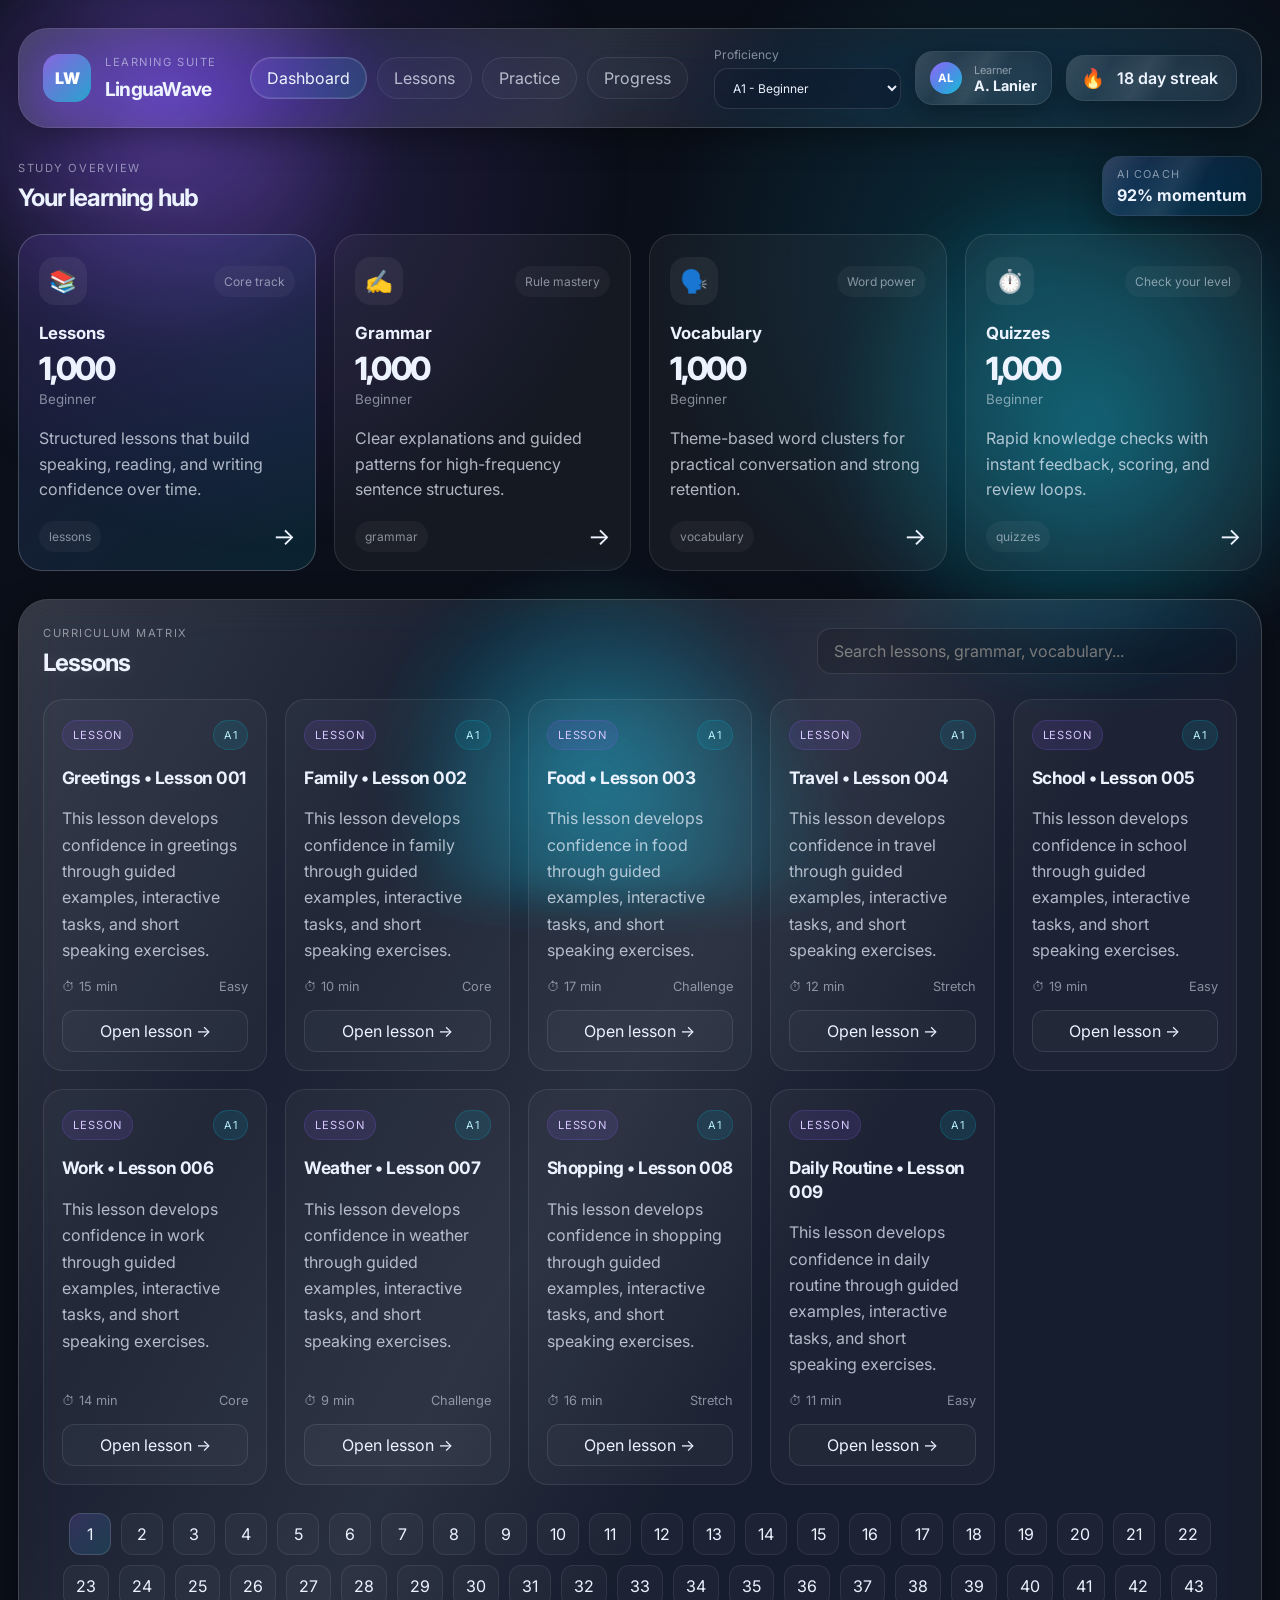
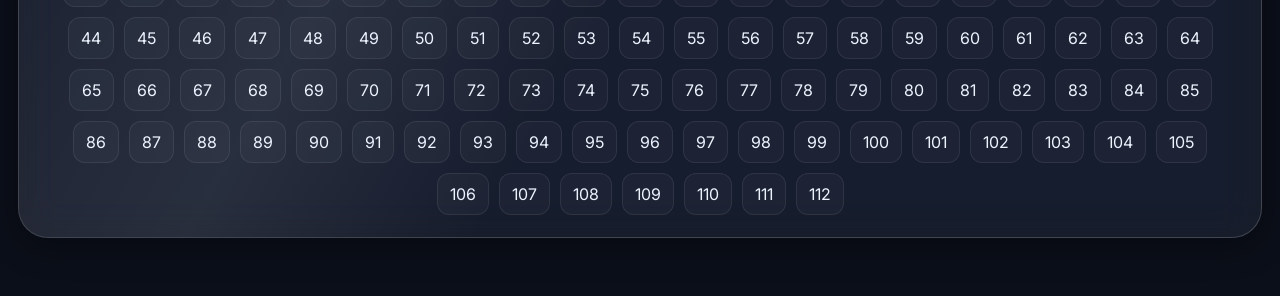
<file: index.html>
<!DOCTYPE html>
<html lang="en">
  <head>
    <meta charset="UTF-8" />
    <meta name="viewport" content="width=device-width, initial-scale=1.0" />
    <title>LinguaWave | English Learning Academy</title>
    <meta
      name="description"
      content="Advanced English learning platform with A1-C2 curriculum, dynamic lesson generation, grammar, vocabulary, and quizzes."
    />
    <link rel="preconnect" href="https://fonts.googleapis.com" />
    <link rel="preconnect" href="https://fonts.gstatic.com" crossorigin />
    <link
      href="https://fonts.googleapis.com/css2?family=Inter:wght@400;500;600;700;800;900&display=swap"
      rel="stylesheet"
    />
    <link rel="stylesheet" href="assets/css/style.css" />
  </head>
  <body>
    <div class="background-glow">
      <div class="blob blob-purple"></div>
      <div class="blob blob-teal"></div>
      <div class="blob blob-cyan"></div>
    </div>

    <div class="app-shell">
      <header class="topbar glass-panel">
        <div class="brand-wrap">
          <div class="brand-mark">LW</div>
          <div class="brand-copy">
            <p class="eyebrow">Learning Suite</p>
            <h1>LinguaWave</h1>
          </div>
        </div>

        <nav class="main-nav" aria-label="Global navigation">
          <button class="nav-button active" type="button">Dashboard</button>
          <button class="nav-button" type="button">Lessons</button>
          <button class="nav-button" type="button">Practice</button>
          <button class="nav-button" type="button">Progress</button>
        </nav>

        <div class="topbar-controls">
          <label class="level-select-wrap">
            <span>Proficiency</span>
            <select id="level-select" aria-label="Select proficiency level">
              <option value="A1">A1 - Beginner</option>
              <option value="A2">A2 - Elementary</option>
              <option value="B1">B1 - Intermediate</option>
              <option value="B2">B2 - Upper Intermediate</option>
              <option value="C1">C1 - Advanced</option>
              <option value="C2">C2 - Proficiency</option>
            </select>
          </label>

          <div class="profile-chip glass-panel">
            <div class="avatar">AL</div>
            <div>
              <p class="muted">Learner</p>
              <strong>A. Lanier</strong>
            </div>
          </div>

          <div class="streak-pill glass-panel">
            <span class="flame">🔥</span>
            <span>18 day streak</span>
          </div>
        </div>
      </header>

      <main class="page-shell">
        <section class="dashboard-overview" aria-labelledby="dashboard-heading">
          <div class="section-heading">
            <div>
              <p class="eyebrow">Study overview</p>
              <h2 id="dashboard-heading">Your learning hub</h2>
            </div>
            <div class="score-badge glass-panel">
              <span>AI Coach</span>
              <strong>92% momentum</strong>
            </div>
          </div>

          <div id="track-grid" class="track-grid" aria-live="polite"></div>
        </section>

        <section class="content-panel glass-panel" aria-labelledby="panel-title">
          <div class="panel-header">
            <div>
              <p class="eyebrow">Curriculum matrix</p>
              <h2 id="panel-title">Lessons</h2>
            </div>

            <div class="panel-tools">
              <label class="search-shell">
                <span class="sr-only">Search content</span>
                <input
                  id="search-input"
                  type="search"
                  placeholder="Search lessons, grammar, vocabulary..."
                  aria-label="Search curriculum content"
                />
              </label>
            </div>
          </div>

          <div id="content-area" class="content-area" aria-live="polite"></div>
        </section>
      </main>
    </div>

    <div id="quiz-modal" class="modal hidden" aria-hidden="true">
      <div class="modal-backdrop" data-close-modal="true"></div>
      <div class="modal-card glass-panel" role="dialog" aria-modal="true" aria-labelledby="quiz-title">
        <button class="modal-close" id="close-quiz-modal" type="button" aria-label="Close quiz modal">
          ×
        </button>

        <div class="modal-header">
          <p class="eyebrow">Quiz portal</p>
          <h3 id="quiz-title">Check your understanding</h3>
        </div>

        <div id="quiz-content" class="quiz-content"></div>
      </div>
    </div>

    <script src="assets/js/data.js"></script>
    <script src="assets/js/quiz-engine.js"></script>
    <script src="assets/js/app.js"></script>
  </body>
</html>
</file>
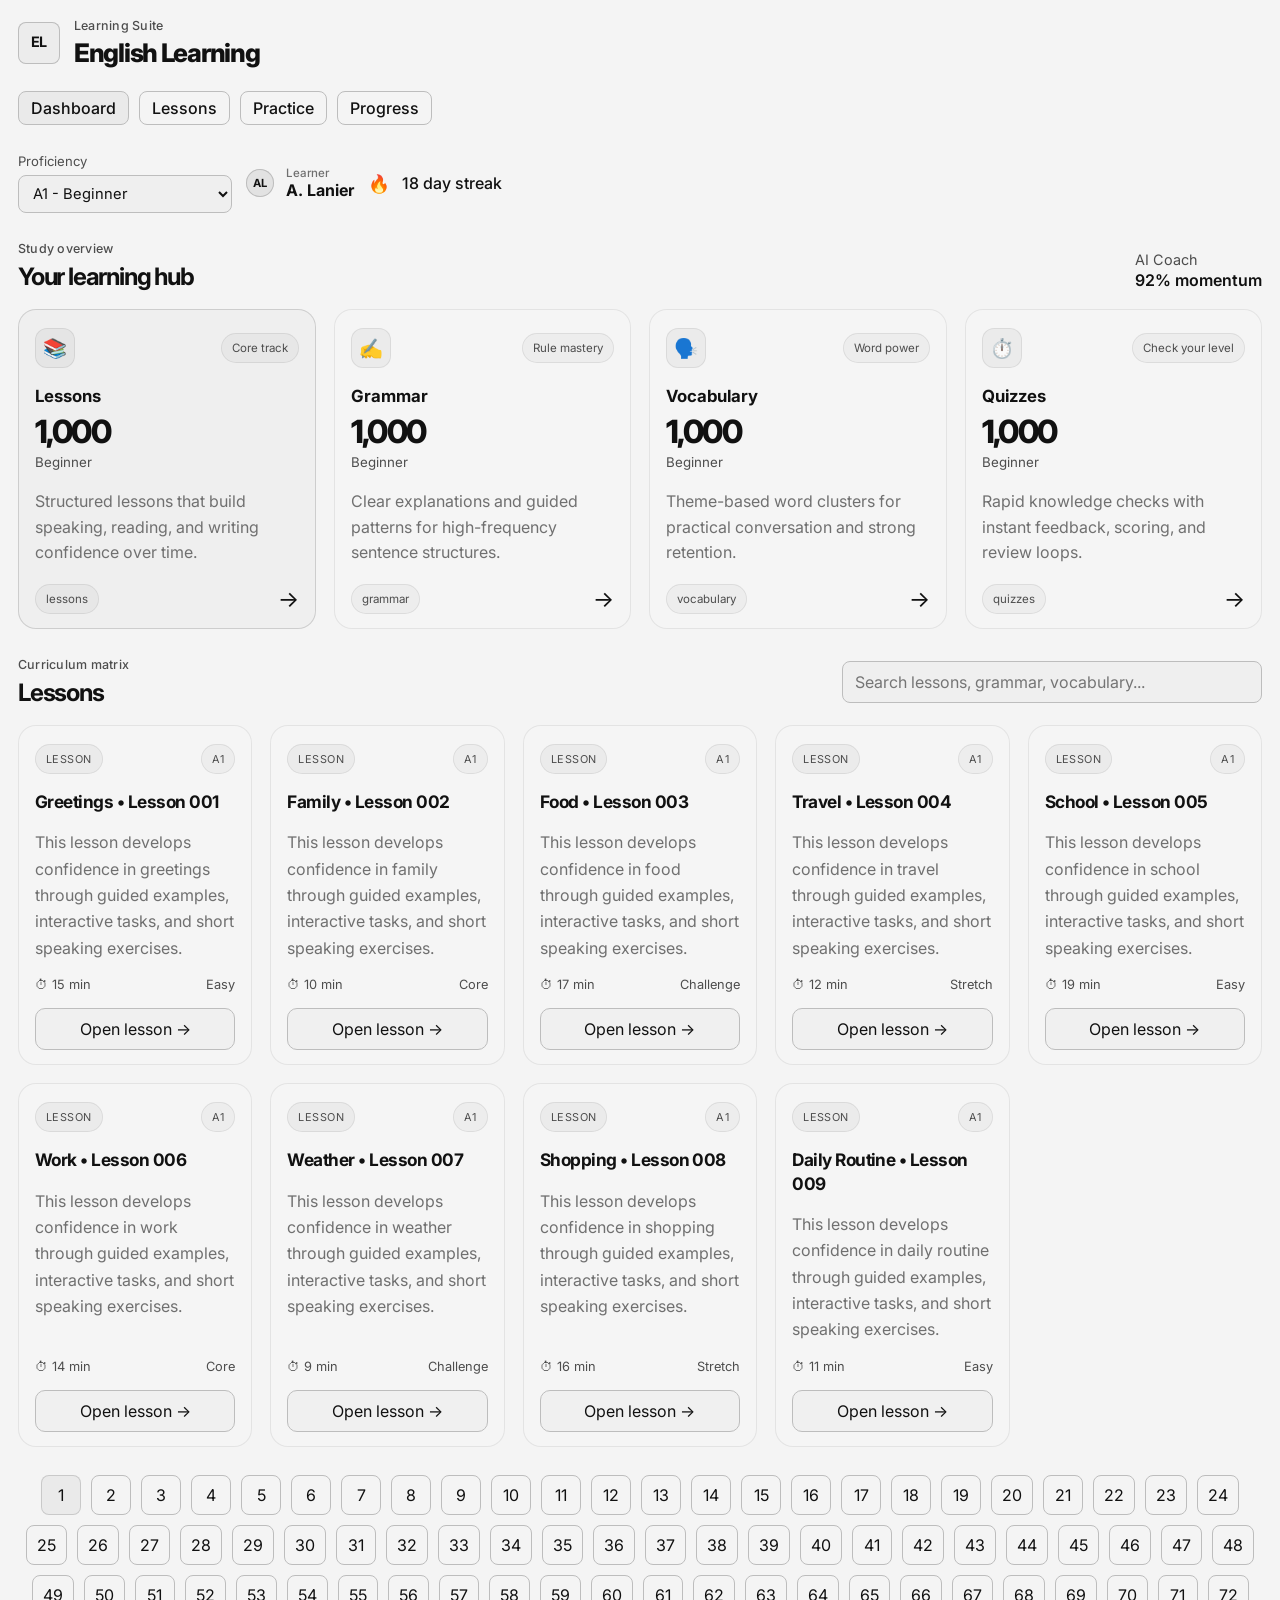
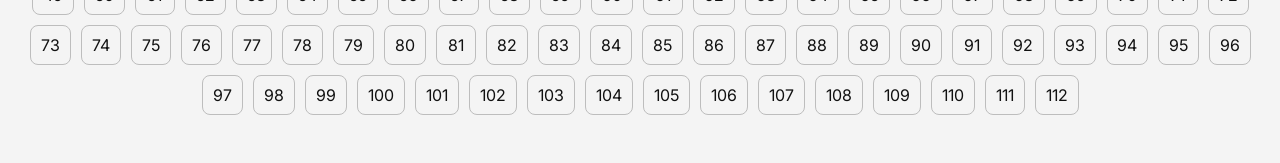
<file: englishlearning.html>
<!DOCTYPE html>
<html lang="en">
  <head>
    <meta charset="UTF-8" />
    <meta name="viewport" content="width=device-width, initial-scale=1.0" />
    <title>English Learning | English Learning Academy</title>
    <meta
      name="description"
      content="Advanced English learning platform with A1-C2 curriculum, dynamic lesson generation, grammar, vocabulary, and quizzes."
    />
    <link rel="preconnect" href="https://fonts.googleapis.com" />
    <link rel="preconnect" href="https://fonts.gstatic.com" crossorigin />
    <link
      href="https://fonts.googleapis.com/css2?family=Inter:wght@400;500;600;700;800;900&display=swap"
      rel="stylesheet"
    />
    <link rel="stylesheet" href="assets/css/englishlearning.css" />
  </head>
  <body>
    <div class="background-glow">
      <div class="blob blob-purple"></div>
      <div class="blob blob-teal"></div>
      <div class="blob blob-cyan"></div>
    </div>

    <div class="app-shell">
      <header class="topbar glass-panel">
        <div class="brand-wrap">
          <div class="brand-mark">EL</div>
          <div class="brand-copy">
            <p class="eyebrow">Learning Suite</p>
            <h1>English Learning</h1>
          </div>
        </div>

        <nav class="main-nav" aria-label="Global navigation">
          <button class="nav-button active" type="button">Dashboard</button>
          <button class="nav-button" type="button">Lessons</button>
          <button class="nav-button" type="button">Practice</button>
          <button class="nav-button" type="button">Progress</button>
        </nav>

        <div class="topbar-controls">
          <label class="level-select-wrap">
            <span>Proficiency</span>
            <select id="level-select" aria-label="Select proficiency level">
              <option value="A1">A1 - Beginner</option>
              <option value="A2">A2 - Elementary</option>
              <option value="B1">B1 - Intermediate</option>
              <option value="B2">B2 - Upper Intermediate</option>
              <option value="C1">C1 - Advanced</option>
              <option value="C2">C2 - Proficiency</option>
            </select>
          </label>

          <div class="profile-chip glass-panel">
            <div class="avatar">AL</div>
            <div>
              <p class="muted">Learner</p>
              <strong>A. Lanier</strong>
            </div>
          </div>

          <div class="streak-pill glass-panel">
            <span class="flame">🔥</span>
            <span>18 day streak</span>
          </div>
        </div>
      </header>

      <main class="page-shell">
        <section class="dashboard-overview" aria-labelledby="dashboard-heading">
          <div class="section-heading">
            <div>
              <p class="eyebrow">Study overview</p>
              <h2 id="dashboard-heading">Your learning hub</h2>
            </div>
            <div class="score-badge glass-panel">
              <span>AI Coach</span>
              <strong>92% momentum</strong>
            </div>
          </div>

          <div id="track-grid" class="track-grid" aria-live="polite"></div>
        </section>

        <section class="content-panel glass-panel" aria-labelledby="panel-title">
          <div class="panel-header">
            <div>
              <p class="eyebrow">Curriculum matrix</p>
              <h2 id="panel-title">Lessons</h2>
            </div>

            <div class="panel-tools">
              <label class="search-shell">
                <span class="sr-only">Search content</span>
                <input
                  id="search-input"
                  type="search"
                  placeholder="Search lessons, grammar, vocabulary..."
                  aria-label="Search curriculum content"
                />
              </label>
            </div>
          </div>

          <div id="content-area" class="content-area" aria-live="polite"></div>
        </section>
      </main>
    </div>

    <div id="quiz-modal" class="modal hidden" aria-hidden="true">
      <div class="modal-backdrop" data-close-modal="true"></div>
      <div class="modal-card glass-panel" role="dialog" aria-modal="true" aria-labelledby="quiz-title">
        <button class="modal-close" id="close-quiz-modal" type="button" aria-label="Close quiz modal">
          ×
        </button>

        <div class="modal-header">
          <p class="eyebrow">Quiz portal</p>
          <h3 id="quiz-title">Check your understanding</h3>
        </div>

        <div id="quiz-content" class="quiz-content"></div>
      </div>
    </div>

    <script src="assets/js/englishlearning-data.js"></script>
    <script src="assets/js/englishlearning-quiz.js"></script>
    <script src="assets/js/englishlearning-app.js"></script>
  </body>
</html>
</file>
<file: assets/css/style.css>
:root {
  --bg-obsidian: #0b0f19;
  --bg-obsidian-alt: #111827;
  --bg-panel: rgba(255, 255, 255, 0.06);
  --bg-panel-strong: rgba(255, 255, 255, 0.12);
  --border-soft: rgba(255, 255, 255, 0.18);
  --border-strong: rgba(255, 255, 255, 0.28);
  --text-primary: #ecf3ff;
  --text-muted: rgba(236, 243, 255, 0.72);
  --text-soft: rgba(236, 243, 255, 0.52);
  --purple: #8b5cf6;
  --teal: #06b6d4;
  --cyan: #22d3ee;
  --green: #34d399;
  --amber: #fbbf24;
  --rose: #fb7185;
  --shadow: 0 8px 32px rgba(0, 0, 0, 0.37);
  --radius-xl: 30px;
  --radius-lg: 22px;
  --radius-md: 16px;
  --radius-sm: 12px;
  --transition: 0.25s ease;
  --glass-blur: blur(20px) saturate(180%);
  --container-width: 1280px;
}

* {
  box-sizing: border-box;
}

html {
  scroll-behavior: smooth;
}

body {
  margin: 0;
  min-height: 100vh;
  font-family: "Inter", sans-serif;
  background: var(--bg-obsidian);
  color: var(--text-primary);
  overflow-x: hidden;
}

button,
input,
select {
  font: inherit;
}

button {
  cursor: pointer;
}

a {
  color: inherit;
  text-decoration: none;
}

img {
  max-width: 100%;
}

.background-glow {
  position: fixed;
  inset: 0;
  overflow: hidden;
  pointer-events: none;
  z-index: 0;
  background:
    radial-gradient(circle at 20% 20%, rgba(139, 92, 246, 0.2), transparent 30%),
    radial-gradient(circle at 80% 30%, rgba(6, 182, 212, 0.18), transparent 32%),
    radial-gradient(circle at 50% 100%, rgba(34, 211, 238, 0.14), transparent 22%);
}

.blob {
  position: absolute;
  border-radius: 50%;
  filter: blur(20px);
  opacity: 0.72;
  animation: floatBlob 24s ease-in-out infinite alternate;
}

.blob-purple {
  width: 480px;
  height: 480px;
  background: radial-gradient(circle, rgba(139, 92, 246, 0.6), rgba(139, 92, 246, 0.08) 60%, transparent 70%);
  top: -120px;
  left: -80px;
}

.blob-teal {
  width: 540px;
  height: 540px;
  background: radial-gradient(circle, rgba(6, 182, 212, 0.58), rgba(6, 182, 212, 0.08) 60%, transparent 70%);
  right: -80px;
  top: 18vh;
  animation-delay: 1.2s;
}

.blob-cyan {
  width: 420px;
  height: 420px;
  background: radial-gradient(circle, rgba(34, 211, 238, 0.48), rgba(34, 211, 238, 0.08) 60%, transparent 70%);
  bottom: -80px;
  left: 30%;
  animation-delay: 2.4s;
}

@keyframes floatBlob {
  0% {
    transform: translate3d(0, 0, 0) scale(1);
  }
  50% {
    transform: translate3d(20px, -35px, 0) scale(1.08);
  }
  100% {
    transform: translate3d(-18px, 28px, 0) scale(0.96);
  }
}

.app-shell {
  position: relative;
  z-index: 1;
  max-width: var(--container-width);
  margin: 0 auto;
  padding: 28px 18px 58px;
}

.glass-panel {
  background: rgba(255, 255, 255, 0.06);
  border: 1px solid rgba(255, 255, 255, 0.18);
  backdrop-filter: var(--glass-blur);
  -webkit-backdrop-filter: var(--glass-blur);
  box-shadow: var(--shadow);
  border-radius: var(--radius-xl);
  position: relative;
  overflow: hidden;
}

.glass-panel::before {
  content: "";
  position: absolute;
  inset: 0;
  background: linear-gradient(
    120deg,
    rgba(255, 255, 255, 0.12),
    rgba(255, 255, 255, 0.02) 25%,
    rgba(255, 255, 255, 0.08) 45%,
    transparent 60%
  );
  pointer-events: none;
}

.topbar {
  display: flex;
  align-items: center;
  justify-content: space-between;
  gap: 18px;
  padding: 18px 24px;
  margin-bottom: 28px;
}

.brand-wrap {
  display: flex;
  align-items: center;
  gap: 14px;
  min-width: 180px;
}

.brand-mark {
  display: grid;
  place-items: center;
  width: 48px;
  height: 48px;
  border-radius: 16px;
  background: linear-gradient(135deg, rgba(139, 92, 246, 0.8), rgba(6, 182, 212, 0.8));
  color: #fff;
  font-weight: 900;
  box-shadow: 0 12px 30px rgba(94, 53, 177, 0.45);
}

.brand-copy h1,
.section-heading h2,
.panel-header h2,
.modal-header h3 {
  margin: 0;
  letter-spacing: -0.04em;
  text-shadow: 0 2px 18px rgba(255, 255, 255, 0.12);
}

.brand-copy h1 {
  font-size: clamp(1.1rem, 1.5vw, 1.5rem);
}

.eyebrow {
  margin: 0 0 8px;
  font-size: 0.7rem;
  letter-spacing: 0.14em;
  text-transform: uppercase;
  color: var(--text-soft);
}

.main-nav {
  display: flex;
  align-items: center;
  gap: 10px;
  flex-wrap: wrap;
  justify-content: center;
}

.nav-button {
  border: 1px solid rgba(255, 255, 255, 0.08);
  background: rgba(255, 255, 255, 0.025);
  color: var(--text-muted);
  border-radius: 999px;
  padding: 10px 16px;
  transition: var(--transition);
}

.nav-button.active {
  background: linear-gradient(135deg, rgba(139, 92, 246, 0.22), rgba(6, 182, 212, 0.18));
  color: var(--text-primary);
  border-color: rgba(255, 255, 255, 0.18);
  box-shadow: inset 0 0 0 1px rgba(255, 255, 255, 0.08);
}

.nav-button:hover {
  transform: translateY(-1px);
  border-color: rgba(255, 255, 255, 0.15);
}

.topbar-controls {
  display: flex;
  align-items: center;
  gap: 14px;
  flex-wrap: wrap;
  justify-content: flex-end;
}

.level-select-wrap {
  display: flex;
  flex-direction: column;
  gap: 6px;
  color: var(--text-soft);
  font-size: 0.75rem;
}

.level-select-wrap select {
  min-width: 180px;
  background: rgba(15, 23, 42, 0.45);
  border: 1px solid rgba(255, 255, 255, 0.12);
  border-radius: 14px;
  color: var(--text-primary);
  padding: 11px 14px;
  outline: none;
}

.profile-chip,
.streak-pill,
.score-badge {
  display: flex;
  align-items: center;
  gap: 12px;
  padding: 10px 14px;
  border-radius: 18px;
  background: rgba(255, 255, 255, 0.04);
  border: 1px solid rgba(255, 255, 255, 0.1);
}

.avatar {
  display: grid;
  place-items: center;
  width: 32px;
  height: 32px;
  border-radius: 50%;
  background: linear-gradient(135deg, var(--purple), var(--teal));
  font-weight: 700;
  color: white;
  font-size: 0.72rem;
}

.muted {
  margin: 0;
  font-size: 0.68rem;
  color: var(--text-soft);
}

.profile-chip strong {
  display: block;
  font-size: 0.9rem;
}

.streak-pill {
  padding-right: 18px;
  font-weight: 600;
}

.flame {
  font-size: 1.2rem;
}

.page-shell {
  display: flex;
  flex-direction: column;
  gap: 28px;
}

.section-heading {
  display: flex;
  justify-content: space-between;
  align-items: center;
  gap: 20px;
  margin-bottom: 18px;
}

.score-badge {
  flex-direction: column;
  align-items: flex-start;
  gap: 4px;
  background: linear-gradient(135deg, rgba(139, 92, 246, 0.12), rgba(6, 182, 212, 0.08));
}

.score-badge span {
  font-size: 0.68rem;
  color: var(--text-soft);
  letter-spacing: 0.1em;
  text-transform: uppercase;
}

.score-badge strong {
  font-size: 1rem;
}

.track-grid {
  display: grid;
  grid-template-columns: repeat(4, minmax(220px, 1fr));
  gap: 18px;
}

.track-card {
  position: relative;
  display: flex;
  flex-direction: column;
  gap: 18px;
  padding: 22px 20px 18px;
  border-radius: 24px;
  border: 1px solid rgba(255, 255, 255, 0.1);
  background: rgba(255, 255, 255, 0.045);
  transition: transform 0.2s ease, border-color 0.2s ease;
  min-height: 200px;
}

.track-card:hover {
  transform: translateY(-4px);
  border-color: rgba(255, 255, 255, 0.18);
}

.track-card.active {
  background: linear-gradient(135deg, rgba(139, 92, 246, 0.14), rgba(6, 182, 212, 0.12));
  border-color: rgba(255, 255, 255, 0.2);
}

.track-top {
  display: flex;
  align-items: center;
  justify-content: space-between;
}

.track-icon {
  display: grid;
  place-items: center;
  width: 48px;
  height: 48px;
  border-radius: 16px;
  font-size: 1.4rem;
  background: rgba(255, 255, 255, 0.06);
}

.track-meta h3 {
  margin: 0 0 6px;
  font-size: 1.05rem;
}

.track-count {
  font-size: 2rem;
  font-weight: 800;
  letter-spacing: -0.05em;
}

.track-meta small {
  color: var(--text-soft);
}

.track-body p {
  margin: 0;
  color: var(--text-muted);
  line-height: 1.6;
}

.track-footer {
  display: flex;
  justify-content: space-between;
  align-items: center;
  margin-top: auto;
}

.track-tag {
  display: inline-flex;
  align-items: center;
  gap: 8px;
  padding: 8px 10px;
  border-radius: 999px;
  background: rgba(255, 255, 255, 0.04);
  color: var(--text-soft);
  font-size: 0.75rem;
}

.track-arrow {
  font-size: 1.5rem;
  color: var(--text-primary);
}

.content-panel {
  padding: 26px 24px 22px;
}

.panel-header {
  display: flex;
  justify-content: space-between;
  align-items: center;
  gap: 24px;
  margin-bottom: 22px;
}

.panel-tools {
  display: flex;
  align-items: center;
  gap: 12px;
  width: min(420px, 100%);
}

.search-shell {
  display: block;
  width: 100%;
}

.search-shell input {
  width: 100%;
  border: 1px solid rgba(255, 255, 255, 0.1);
  border-radius: 14px;
  background: rgba(10, 14, 22, 0.28);
  color: var(--text-primary);
  padding: 12px 16px;
  outline: none;
  transition: border-color 0.2s ease, box-shadow 0.2s ease;
}

.search-shell input:focus {
  border-color: rgba(6, 182, 212, 0.5);
  box-shadow: 0 0 0 4px rgba(6, 182, 212, 0.12);
}

.content-area {
  display: flex;
  flex-direction: column;
  gap: 20px;
}

.card-grid {
  display: grid;
  grid-template-columns: repeat(auto-fit, minmax(220px, 1fr));
  gap: 18px;
}

.lesson-card,
.vocab-card,
.grammar-card,
.quiz-card {
  position: relative;
  display: flex;
  flex-direction: column;
  gap: 16px;
  padding: 20px 18px 18px;
  border-radius: 20px;
  border: 1px solid rgba(255, 255, 255, 0.09);
  background: rgba(255, 255, 255, 0.03);
  min-height: 220px;
  transition: transform 0.2s ease, border-color 0.2s ease;
}

.lesson-card:hover,
.vocab-card:hover,
.grammar-card:hover,
.quiz-card:hover {
  transform: translateY(-3px);
  border-color: rgba(255, 255, 255, 0.16);
}

.card-header {
  display: flex;
  justify-content: space-between;
  align-items: flex-start;
  gap: 12px;
}

.card-badge {
  display: inline-flex;
  align-items: center;
  border-radius: 999px;
  padding: 7px 10px;
  font-size: 0.7rem;
  letter-spacing: 0.08em;
  text-transform: uppercase;
  background: rgba(139, 92, 246, 0.12);
  color: #d7c8ff;
  border: 1px solid rgba(139, 92, 246, 0.22);
}

.level-pill {
  display: inline-flex;
  align-items: center;
  justify-content: center;
  padding: 7px 10px;
  border-radius: 999px;
  font-size: 0.68rem;
  letter-spacing: 0.08em;
  text-transform: uppercase;
  background: rgba(6, 182, 212, 0.12);
  border: 1px solid rgba(6, 182, 212, 0.22);
  color: #baf2ff;
}

.lesson-card h3,
.vocab-card h3,
.grammar-card h3,
.quiz-card h3 {
  margin: 0;
  font-size: 1.08rem;
  line-height: 1.35;
  letter-spacing: -0.03em;
}

.lesson-card p,
.vocab-card p,
.grammar-card p,
.quiz-card p {
  margin: 0;
  color: var(--text-muted);
  line-height: 1.65;
}

.lesson-meta,
.vocab-meta,
.grammar-meta,
.quiz-meta {
  display: flex;
  justify-content: space-between;
  align-items: center;
  gap: 10px;
  margin-top: auto;
  color: var(--text-soft);
  font-size: 0.8rem;
}

.card-action {
  display: inline-flex;
  align-items: center;
  justify-content: center;
  padding: 10px 12px;
  border-radius: 12px;
  border: 1px solid rgba(255, 255, 255, 0.1);
  background: rgba(255, 255, 255, 0.025);
  color: var(--text-primary);
  transition: var(--transition);
}

.card-action:hover {
  border-color: rgba(255, 255, 255, 0.16);
  background: rgba(255, 255, 255, 0.05);
}

.pagination {
  display: flex;
  align-items: center;
  justify-content: center;
  gap: 10px;
  flex-wrap: wrap;
  margin-top: 8px;
}

.page-button {
  min-width: 42px;
  min-height: 42px;
  padding: 9px 12px;
  border: 1px solid rgba(255, 255, 255, 0.08);
  border-radius: 12px;
  background: rgba(255, 255, 255, 0.03);
  color: var(--text-primary);
}

.page-button.active {
  background: linear-gradient(135deg, rgba(139, 92, 246, 0.2), rgba(6, 182, 212, 0.16));
  border-color: rgba(255, 255, 255, 0.14);
}

.page-button:hover {
  border-color: rgba(255, 255, 255, 0.14);
}

.empty-state {
  display: grid;
  place-items: center;
  min-height: 220px;
  text-align: center;
  color: var(--text-muted);
  border: 1px dashed rgba(255, 255, 255, 0.12);
  border-radius: 20px;
  background: rgba(255, 255, 255, 0.02);
}

.empty-state strong {
  display: block;
  font-size: 1.15rem;
  color: var(--text-primary);
  margin-bottom: 8px;
}

.modal {
  position: fixed;
  inset: 0;
  display: grid;
  place-items: center;
  z-index: 50;
}

.modal.hidden {
  display: none;
}

.modal-backdrop {
  position: absolute;
  inset: 0;
  background: rgba(5, 10, 18, 0.72);
  backdrop-filter: blur(12px);
}

.modal-card {
  position: relative;
  width: min(840px, calc(100vw - 36px));
  max-height: 85vh;
  overflow: auto;
  padding: 28px 24px 24px;
  border-radius: 26px;
  z-index: 1;
}

.modal-close {
  position: absolute;
  top: 18px;
  right: 18px;
  width: 38px;
  height: 38px;
  border: 1px solid rgba(255, 255, 255, 0.12);
  border-radius: 50%;
  background: rgba(255, 255, 255, 0.02);
  color: var(--text-primary);
  font-size: 1.8rem;
  line-height: 1;
}

.modal-header {
  margin-bottom: 18px;
}

.quiz-content {
  display: flex;
  flex-direction: column;
  gap: 20px;
}

.quiz-question {
  border: 1px solid rgba(255, 255, 255, 0.08);
  background: rgba(255, 255, 255, 0.02);
  border-radius: 20px;
  padding: 18px 18px 12px;
}

.quiz-question h4 {
  margin: 0 0 12px;
  font-size: 1.06rem;
  line-height: 1.5;
}

.quiz-options {
  display: grid;
  grid-template-columns: repeat(auto-fit, minmax(220px, 1fr));
  gap: 12px;
}

.quiz-option {
  width: 100%;
  text-align: left;
  background: rgba(255, 255, 255, 0.02);
  border: 1px solid rgba(255, 255, 255, 0.09);
  border-radius: 14px;
  padding: 12px 14px;
  color: var(--text-primary);
  transition: var(--transition);
}

.quiz-option:hover {
  border-color: rgba(6, 182, 212, 0.4);
  background: rgba(6, 182, 212, 0.05);
}

.quiz-option.correct {
  background: rgba(52, 211, 153, 0.14);
  border-color: rgba(52, 211, 153, 0.45);
}

.quiz-option.incorrect {
  background: rgba(251, 113, 133, 0.12);
  border-color: rgba(251, 113, 133, 0.35);
}

.quiz-option.selected {
  box-shadow: inset 0 0 0 1px rgba(255, 255, 255, 0.2);
}

.quiz-score-panel {
  display: flex;
  align-items: center;
  justify-content: space-between;
  gap: 20px;
  padding: 16px 18px;
  border-radius: 18px;
  background: rgba(255, 255, 255, 0.04);
  border: 1px solid rgba(255, 255, 255, 0.08);
}

.quiz-score-panel strong {
  font-size: 1.5rem;
  letter-spacing: -0.04em;
}

.primary-button,
.secondary-button {
  border: none;
  border-radius: 12px;
  padding: 12px 16px;
  font-weight: 600;
  transition: var(--transition);
}

.primary-button {
  background: linear-gradient(135deg, rgba(139, 92, 246, 0.9), rgba(6, 182, 212, 0.8));
  color: white;
}

.secondary-button {
  background: rgba(255, 255, 255, 0.04);
  color: var(--text-primary);
  border: 1px solid rgba(255, 255, 255, 0.08);
}

.primary-button:hover,
.secondary-button:hover {
  transform: translateY(-1px);
}

.sr-only {
  position: absolute;
  width: 1px;
  height: 1px;
  padding: 0;
  margin: -1px;
  overflow: hidden;
  clip: rect(0, 0, 0, 0);
  white-space: nowrap;
  border: 0;
}

@media (max-width: 980px) {
  .topbar {
    flex-direction: column;
    align-items: stretch;
  }

  .topbar-controls {
    justify-content: flex-start;
  }

  .track-grid {
    grid-template-columns: repeat(2, minmax(220px, 1fr));
  }
}

@media (max-width: 680px) {
  .track-grid {
    grid-template-columns: 1fr;
  }

  .brand-wrap,
  .panel-header,
  .section-heading {
    align-items: flex-start;
    flex-direction: column;
  }

  .panel-tools {
    width: 100%;
  }

  .topbar-controls {
    width: 100%;
    flex-direction: column;
    align-items: stretch;
  }
}
</file>
<file: assets/css/englishlearning.css>
:root {
  --bg: #f4f4f4;
  --panel: #f7f7f7;
  --panel-strong: #efefef;
  --line: #bdbdbd;
  --line-soft: #d8d8d8;
  --text: #111111;
  --text-soft: #4d4d4d;
  --text-muted: #707070;
  --shadow: 0 0 0 rgba(0, 0, 0, 0);
  --radius-xl: 18px;
  --radius-lg: 12px;
  --radius-md: 10px;
  --radius-sm: 8px;
  --transition: 0.2s ease;
  --container-width: 1400px;
}

* {
  box-sizing: border-box;
}

html {
  scroll-behavior: smooth;
}

body {
  margin: 0;
  min-height: 100vh;
  font-family: "Inter", sans-serif;
  background: var(--bg);
  color: var(--text);
  overflow-x: hidden;
}

button,
input,
select {
  font: inherit;
}

button {
  cursor: pointer;
}

a {
  color: inherit;
  text-decoration: none;
}

img {
  max-width: 100%;
}

.background-glow {
  display: none;
}

.app-shell {
  position: relative;
  z-index: 1;
  max-width: var(--container-width);
  margin: 0 auto;
  padding: 18px 18px 48px;
}

.glass-panel {
  background: transparent;
  border: none;
  backdrop-filter: none;
  -webkit-backdrop-filter: none;
  box-shadow: none;
  border-radius: 0;
  position: relative;
  overflow: visible;
}

.glass-panel::before {
  display: none;
}

.topbar {
  display: flex;
  align-items: flex-start;
  justify-content: flex-start;
  gap: 18px;
  padding: 0;
  margin-bottom: 28px;
  flex-direction: column;
}

.brand-wrap {
  display: flex;
  align-items: center;
  gap: 14px;
  min-width: 180px;
  margin-top: 0;
}

.brand-mark {
  display: grid;
  place-items: center;
  width: 42px;
  height: 42px;
  border-radius: 8px;
  background: rgba(0, 0, 0, 0.03);
  color: var(--text);
  font-weight: 700;
  box-shadow: inset 0 0 0 1px var(--line);
  font-size: 0.9rem;
  line-height: 1;
  letter-spacing: -0.04em;
}

.brand-copy h1,
.section-heading h2,
.panel-header h2,
.modal-header h3 {
  margin: 0;
  letter-spacing: -0.05em;
  color: var(--text);
  text-shadow: none;
}

.brand-copy h1 {
  font-size: clamp(1.4rem, 2vw, 3rem);
  font-weight: 800;
  line-height: 1.1;
}

.eyebrow {
  margin: 0 0 6px;
  font-size: 0.78rem;
  letter-spacing: 0.02em;
  text-transform: none;
  color: var(--text-soft);
  font-weight: 500;
}

.main-nav {
  display: flex;
  align-items: center;
  gap: 10px;
  flex-wrap: wrap;
  justify-content: flex-start;
  margin-top: 6px;
}

.nav-button {
  border: 1px solid var(--line);
  background: transparent;
  color: var(--text);
  border-radius: 8px;
  padding: 6px 12px;
  transition: var(--transition);
  font-weight: 500;
}

.nav-button.active {
  background: rgba(0, 0, 0, 0.04);
  color: var(--text);
  border-color: var(--line);
  box-shadow: none;
}

.nav-button:hover {
  transform: none;
  border-color: var(--line);
}

.topbar-controls {
  display: flex;
  align-items: center;
  gap: 14px;
  flex-wrap: wrap;
  justify-content: flex-start;
  margin-top: 10px;
}

.level-select-wrap {
  display: flex;
  flex-direction: column;
  gap: 6px;
  color: var(--text-soft);
  font-size: 0.82rem;
}

.level-select-wrap select {
  min-width: 180px;
  background: rgba(0, 0, 0, 0.02);
  border: 1px solid var(--line);
  border-radius: 8px;
  color: var(--text);
  padding: 8px 10px;
  outline: none;
  font-size: 0.92rem;
}

.profile-chip,
.streak-pill,
.score-badge {
  display: flex;
  align-items: center;
  gap: 12px;
  padding: 0;
  border-radius: 0;
  background: transparent;
  border: none;
  color: var(--text);
}

.avatar {
  display: grid;
  place-items: center;
  width: 28px;
  height: 28px;
  border-radius: 50%;
  background: rgba(0, 0, 0, 0.07);
  font-weight: 700;
  color: var(--text);
  font-size: 0.7rem;
  box-shadow: inset 0 0 0 1px var(--line);
}

.muted {
  margin: 0;
  font-size: 0.72rem;
  color: var(--text-muted);
  font-weight: 500;
}

.profile-chip strong {
  display: block;
  font-size: 1rem;
  font-weight: 700;
}

.streak-pill {
  padding: 0;
  font-weight: 500;
  color: var(--text);
}

.flame {
  font-size: 1.1rem;
}

.page-shell {
  display: flex;
  flex-direction: column;
  gap: 28px;
}

.section-heading {
  display: flex;
  justify-content: space-between;
  align-items: center;
  gap: 20px;
  margin-bottom: 18px;
}

.score-badge {
  flex-direction: column;
  align-items: flex-start;
  gap: 2px;
  background: transparent;
  margin-top: 8px;
}

.score-badge span {
  font-size: 0.9rem;
  color: var(--text-soft);
  letter-spacing: 0;
  text-transform: none;
}

.score-badge strong {
  font-size: 1rem;
  font-weight: 600;
}

.track-grid {
  display: grid;
  grid-template-columns: repeat(4, minmax(220px, 1fr));
  gap: 18px;
}

.track-card {
  position: relative;
  display: flex;
  flex-direction: column;
  gap: 18px;
  padding: 18px 16px 14px;
  border-radius: 18px;
  border: 1px solid rgba(17, 17, 17, 0.08);
  background: rgba(255, 255, 255, 0.15);
  transition: transform 0.2s ease, border-color 0.2s ease;
  min-height: 200px;
}

.track-card:hover {
  transform: translateY(-2px);
  border-color: rgba(17, 17, 17, 0.18);
}

.track-card.active {
  background: rgba(0, 0, 0, 0.02);
  border-color: rgba(17, 17, 17, 0.15);
}

.track-top {
  display: flex;
  align-items: center;
  justify-content: space-between;
}

.track-icon {
  display: grid;
  place-items: center;
  width: 40px;
  height: 40px;
  border-radius: 12px;
  font-size: 1.2rem;
  background: rgba(0, 0, 0, 0.04);
  border: 1px solid rgba(17, 17, 17, 0.08);
}

.track-meta h3 {
  margin: 0 0 6px;
  font-size: 1.05rem;
  font-weight: 700;
}

.track-count {
  font-size: 2rem;
  font-weight: 800;
  letter-spacing: -0.05em;
}

.track-meta small {
  color: var(--text-soft);
}

.track-body p {
  margin: 0;
  color: var(--text-muted);
  line-height: 1.6;
}

.track-footer {
  display: flex;
  justify-content: space-between;
  align-items: center;
  margin-top: auto;
}

.track-tag {
  display: inline-flex;
  align-items: center;
  gap: 8px;
  padding: 7px 10px;
  border-radius: 999px;
  background: rgba(0, 0, 0, 0.03);
  color: var(--text-soft);
  font-size: 0.72rem;
  border: 1px solid rgba(17, 17, 17, 0.08);
}

.track-arrow {
  font-size: 1.4rem;
  color: var(--text-primary);
}

.content-panel {
  padding: 0;
  background: transparent;
}

.panel-header {
  display: flex;
  justify-content: space-between;
  align-items: center;
  gap: 24px;
  margin-bottom: 18px;
}

.panel-tools {
  display: flex;
  align-items: center;
  gap: 12px;
  width: min(420px, 100%);
}

.search-shell {
  display: block;
  width: 100%;
}

.search-shell input {
  width: 100%;
  border: 1px solid var(--line);
  border-radius: 8px;
  background: rgba(0, 0, 0, 0.02);
  color: var(--text);
  padding: 10px 12px;
  outline: none;
  transition: border-color 0.2s ease, box-shadow 0.2s ease;
}

.search-shell input:focus {
  border-color: rgba(17, 17, 17, 0.5);
  box-shadow: 0 0 0 2px rgba(17, 17, 17, 0.05);
}

.content-area {
  display: flex;
  flex-direction: column;
  gap: 20px;
}

.card-grid {
  display: grid;
  grid-template-columns: repeat(auto-fit, minmax(220px, 1fr));
  gap: 18px;
}

.lesson-card,
.vocab-card,
.grammar-card,
.quiz-card {
  position: relative;
  display: flex;
  flex-direction: column;
  gap: 16px;
  padding: 18px 16px 14px;
  border-radius: 18px;
  border: 1px solid rgba(17, 17, 17, 0.08);
  background: rgba(255, 255, 255, 0.15);
  min-height: 220px;
  transition: transform 0.2s ease, border-color 0.2s ease;
}

.lesson-card:hover,
.vocab-card:hover,
.grammar-card:hover,
.quiz-card:hover {
  transform: translateY(-2px);
  border-color: rgba(17, 17, 17, 0.18);
}

.card-header {
  display: flex;
  justify-content: space-between;
  align-items: flex-start;
  gap: 12px;
}

.card-badge {
  display: inline-flex;
  align-items: center;
  border-radius: 999px;
  padding: 7px 10px;
  font-size: 0.68rem;
  letter-spacing: 0.04em;
  text-transform: uppercase;
  background: rgba(0, 0, 0, 0.04);
  color: var(--text-soft);
  border: 1px solid rgba(17, 17, 17, 0.08);
}

.level-pill {
  display: inline-flex;
  align-items: center;
  justify-content: center;
  padding: 7px 10px;
  border-radius: 999px;
  font-size: 0.68rem;
  letter-spacing: 0.04em;
  text-transform: uppercase;
  background: rgba(0, 0, 0, 0.03);
  border: 1px solid rgba(17, 17, 17, 0.08);
  color: var(--text-soft);
}

.lesson-card h3,
.vocab-card h3,
.grammar-card h3,
.quiz-card h3 {
  margin: 0;
  font-size: 1.08rem;
  line-height: 1.35;
  letter-spacing: -0.03em;
  font-weight: 700;
}

.lesson-card p,
.vocab-card p,
.grammar-card p,
.quiz-card p {
  margin: 0;
  color: var(--text-muted);
  line-height: 1.65;
}

.lesson-meta,
.vocab-meta,
.grammar-meta,
.quiz-meta {
  display: flex;
  justify-content: space-between;
  align-items: center;
  gap: 10px;
  margin-top: auto;
  color: var(--text-soft);
  font-size: 0.8rem;
}

.card-action {
  display: inline-flex;
  align-items: center;
  justify-content: center;
  padding: 10px 12px;
  border-radius: 10px;
  border: 1px solid var(--line);
  background: rgba(0, 0, 0, 0.02);
  color: var(--text);
  transition: var(--transition);
}

.card-action:hover {
  border-color: rgba(17, 17, 17, 0.18);
  background: rgba(0, 0, 0, 0.04);
}

.pagination {
  display: flex;
  align-items: center;
  justify-content: center;
  gap: 10px;
  flex-wrap: wrap;
  margin-top: 8px;
}

.page-button {
  min-width: 40px;
  min-height: 40px;
  padding: 8px 10px;
  border: 1px solid var(--line);
  border-radius: 8px;
  background: transparent;
  color: var(--text);
}

.page-button.active {
  background: rgba(0, 0, 0, 0.04);
  border-color: rgba(17, 17, 17, 0.15);
}

.page-button:hover {
  border-color: rgba(17, 17, 17, 0.15);
}

.empty-state {
  display: grid;
  place-items: center;
  min-height: 220px;
  text-align: center;
  color: var(--text-muted);
  border: 1px dashed rgba(17, 17, 17, 0.12);
  border-radius: 18px;
  background: rgba(0, 0, 0, 0.01);
}

.empty-state strong {
  display: block;
  font-size: 1.15rem;
  color: var(--text);
  margin-bottom: 8px;
}

.modal {
  position: fixed;
  inset: 0;
  display: grid;
  place-items: center;
  z-index: 50;
}

.modal.hidden {
  display: none;
}

.modal-backdrop {
  position: absolute;
  inset: 0;
  background: rgba(0, 0, 0, 0.2);
  backdrop-filter: blur(2px);
}

.modal-card {
  position: relative;
  width: min(840px, calc(100vw - 36px));
  max-height: 85vh;
  overflow: auto;
  padding: 24px 20px 20px;
  border-radius: 18px;
  z-index: 1;
  background: #f6f6f6;
  border: 1px solid var(--line);
  box-shadow: 0 12px 28px rgba(17, 17, 17, 0.08);
}

.modal-close {
  position: absolute;
  top: 18px;
  right: 18px;
  width: 36px;
  height: 36px;
  border: 1px solid var(--line);
  border-radius: 50%;
  background: rgba(0, 0, 0, 0.02);
  color: var(--text);
  font-size: 1.7rem;
  line-height: 1;
}

.modal-header {
  margin-bottom: 18px;
}

.quiz-content {
  display: flex;
  flex-direction: column;
  gap: 20px;
}

.quiz-question {
  border: 1px solid var(--line-soft);
  background: rgba(255, 255, 255, 0.25);
  border-radius: 18px;
  padding: 18px 18px 12px;
}

.quiz-question h4 {
  margin: 0 0 12px;
  font-size: 1.06rem;
  line-height: 1.5;
}

.quiz-options {
  display: grid;
  grid-template-columns: repeat(auto-fit, minmax(220px, 1fr));
  gap: 12px;
}

.quiz-option {
  width: 100%;
  text-align: left;
  background: rgba(0, 0, 0, 0.02);
  border: 1px solid var(--line-soft);
  border-radius: 10px;
  padding: 12px 14px;
  color: var(--text);
  transition: var(--transition);
}

.quiz-option:hover {
  border-color: rgba(17, 17, 17, 0.26);
  background: rgba(0, 0, 0, 0.04);
}

.quiz-option.correct {
  background: rgba(52, 211, 153, 0.12);
  border-color: rgba(52, 211, 153, 0.5);
}

.quiz-option.incorrect {
  background: rgba(251, 113, 133, 0.1);
  border-color: rgba(251, 113, 133, 0.45);
}

.quiz-option.selected {
  box-shadow: inset 0 0 0 1px rgba(17, 17, 17, 0.12);
}

.quiz-score-panel {
  display: flex;
  align-items: center;
  justify-content: space-between;
  gap: 20px;
  padding: 16px 18px;
  border-radius: 18px;
  background: rgba(0, 0, 0, 0.02);
  border: 1px solid var(--line-soft);
}

.quiz-score-panel strong {
  font-size: 1.35rem;
  letter-spacing: -0.04em;
}

.primary-button,
.secondary-button {
  border: 1px solid var(--line);
  border-radius: 10px;
  padding: 10px 14px;
  font-weight: 600;
  transition: var(--transition);
  background: rgba(0, 0, 0, 0.04);
  color: var(--text);
}

.primary-button:hover,
.secondary-button:hover {
  transform: none;
}

.sr-only {
  position: absolute;
  width: 1px;
  height: 1px;
  padding: 0;
  margin: -1px;
  overflow: hidden;
  clip: rect(0, 0, 0, 0);
  white-space: nowrap;
  border: 0;
}

@media (max-width: 980px) {
  .topbar {
    flex-direction: column;
    align-items: flex-start;
  }

  .topbar-controls {
    justify-content: flex-start;
  }

  .track-grid {
    grid-template-columns: repeat(2, minmax(220px, 1fr));
  }
}

@media (max-width: 680px) {
  .track-grid {
    grid-template-columns: 1fr;
  }

  .brand-wrap,
  .panel-header,
  .section-heading {
    align-items: flex-start;
    flex-direction: column;
  }

  .panel-tools {
    width: 100%;
  }

  .topbar-controls {
    width: 100%;
    flex-direction: column;
    align-items: flex-start;
  }
}
</file>
